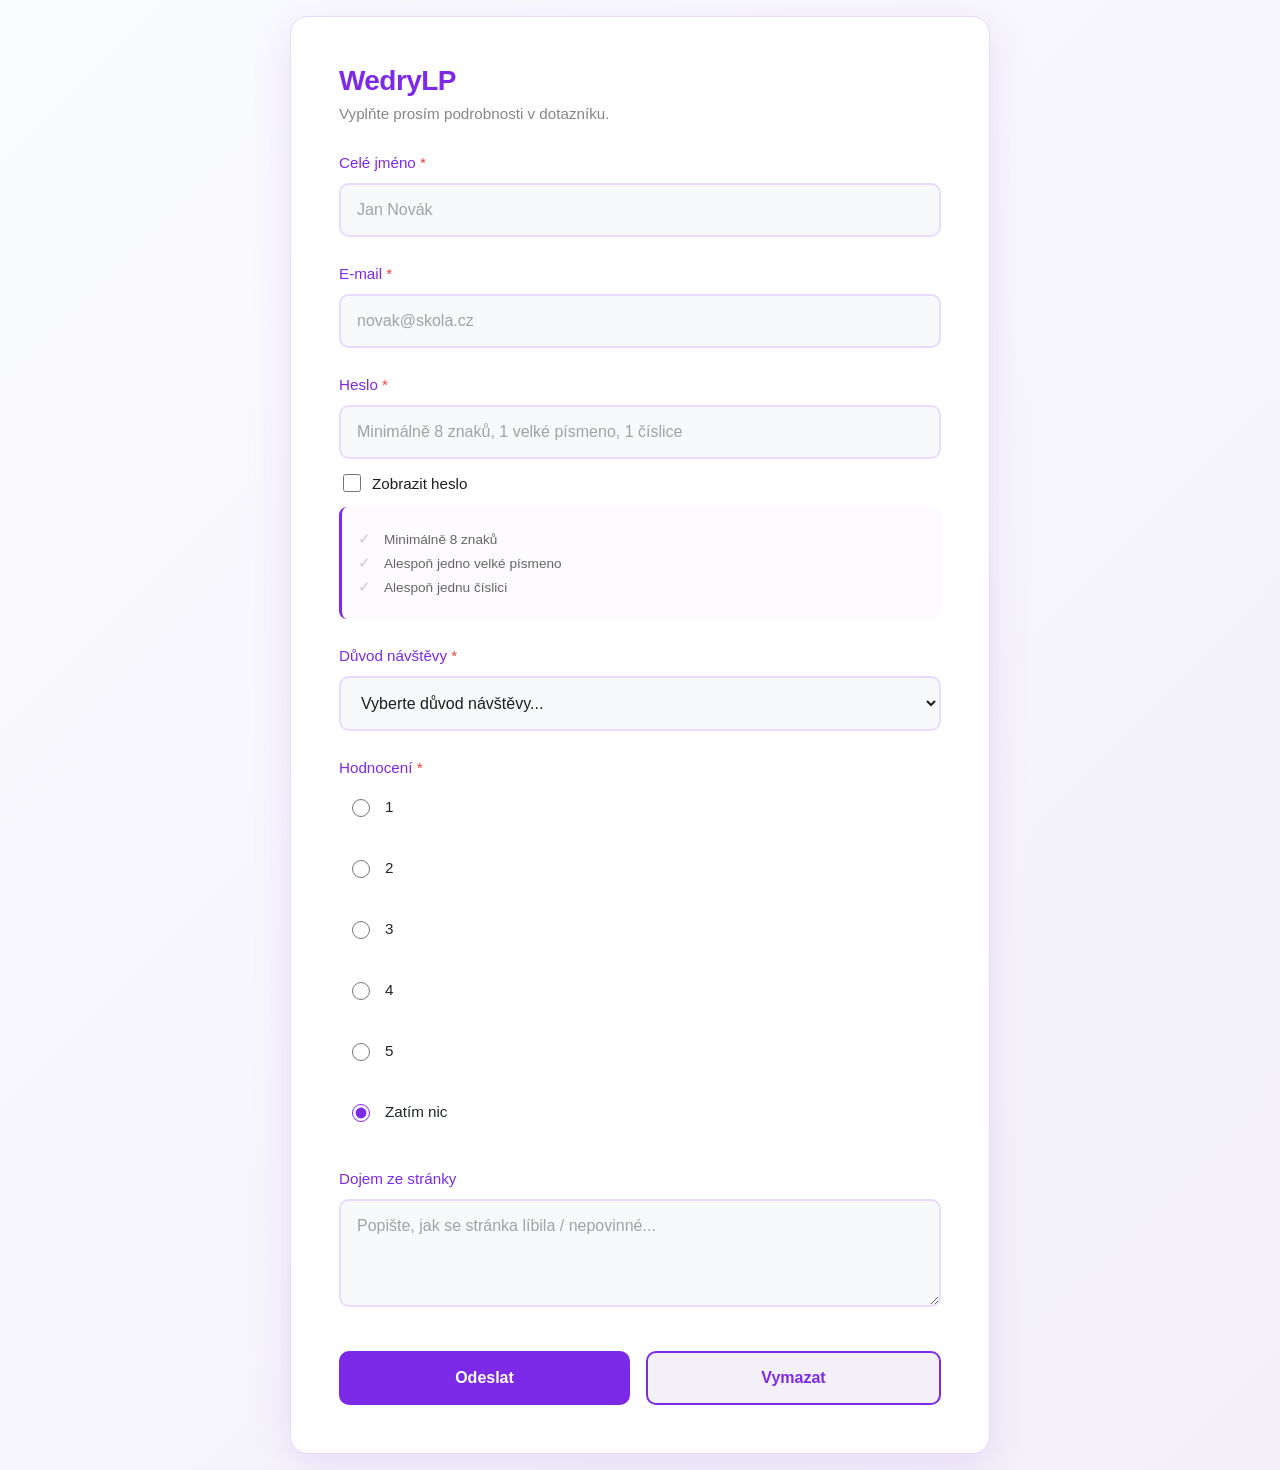
<file: index.html>
<!DOCTYPE html>
<html lang="cs">
<head>
    <meta charset="UTF-8">
    <meta name="viewport" content="width=device-width, initial-scale=1.0">
    <title>WedryLP - Kontaktní formulář</title>
    <link rel="stylesheet" href="styleFormular.css">
</head>
<body>
    <div class="container">
        <div class="card">
            <div class="header">
                <h1>WedryLP</h1>
                <p>Vyplňte prosím podrobnosti v dotazníku.</p>
            </div>

            <form action="#" method="post" id="faultForm" target="submitFrame">
                <div class="form-group">
                    <label for="name">Celé jméno <span class="required">*</span></label>
                    <input type="text" id="name" name="jmeno" placeholder="Jan Novák" required minlength="3">
                </div>

                <div class="form-group">
                    <label for="email">E-mail <span class="required">*</span></label>
                    <input type="email" id="email" name="email" placeholder="novak@skola.cz" required>
                </div>

                <div class="form-group">
                    <label for="password">Heslo <span class="required">*</span></label>
                    <input type="password" id="password" name="heslo" placeholder="Minimálně 8 znaků, 1 velké písmeno, 1 číslice" required>
                    <label class="checkbox-show-password">
                        <input type="checkbox" id="showPassword">
                        <span>Zobrazit heslo</span>
                    </label>
                    <div class="password-requirements">
                        <p class="requirement" id="req-length"><span class="check-icon">✓</span> Minimálně 8 znaků</p>
                        <p class="requirement" id="req-uppercase"><span class="check-icon">✓</span> Alespoň jedno velké písmeno</p>
                        <p class="requirement" id="req-number"><span class="check-icon">✓</span> Alespoň jednu číslici</p>
                    </div>
                </div>

                <div class="form-group">
                    <label for="room">Důvod návštěvy <span class="required">*</span></label>
                    <select id="room" name="mistnost" required>
                        <option value="" disabled selected>Vyberte důvod návštěvy...</option>
                        <option value="U1">Fanoušek</option>
                        <option value="U2">Jsem tu poprvé</option>
                        <option value="L1">Získávám informace</option>
                    </select>
                </div>

                <div class="form-group">
                    <label class="group-label">Hodnocení <span class="required">*</span></label>
                    <div class="radio-group">
                        <label><input type="radio" name="priorita" value="Nizka"> 1</label>
                        <label><input type="radio" name="priorita" value="Stredni"> 2</label>
                        <label><input type="radio" name="priorita" value="Vysoka"> 3</label>
                        <label><input type="radio" name="priorita" value="Vysoka"> 4</label>
                        <label><input type="radio" name="priorita" value="Vysoka"> 5</label>
                        <label><input type="radio" name="priorita" value="Zatim_nic" checked> Zatím nic</label>
                    </div>
                </div>

                <div class="form-group">
                    <label for="description">Dojem ze stránky</label>
                    <textarea id="description" name="popis" rows="4" placeholder="Popište, jak se stránka líbila / nepovinné..."></textarea>
                </div>

                <div class="buttons-container">
                    <button type="submit" class="submit-button">Odeslat</button>
                    <button type="reset" class="reset-button">Vymazat</button>
                </div>
            </form>
        </div>
    </div>
    
    <iframe name="submitFrame" style="display:none; width:0; height:0; border:0; visibility:hidden;"></iframe>
    
    <script src="scriptFormular.js"></script>
</body>
</html>
</file>
<file: styleFormular.css>
/* ===== FORMULÁŘ - BAREVNÉ SCHÉMA ===== */
:root {
    --primary-purple: #7d2ae8;      /* Hlavní barva - zvářená fialova */
    --primary-purple-dark: #5f1bb8; /* Tmavší odstín pro hover efekty */
    --primary-purple-light: #e8dbfc; /* Světlá fialova pro pozadí */
    color-scheme: light;
    color: #111111;
    background: #ffffff;
    font-family: -apple-system, BlinkMacSystemFont, 'Segoe UI', 'Helvetica Neue', sans-serif;
}

* { box-sizing: border-box; }

body {
    margin: 0;
    min-height: 100vh;
    display: flex;
    flex-direction: column;
    align-items: center;
    justify-content: center;
    padding: 1rem;
    background: linear-gradient(135deg, #fafbff 0%, #f3f0f8 100%);
}

/* Navigační lišta */
.top-bar {
    position: fixed;
    top: 0;
    left: 0;
    width: 100%;
    background: rgba(255, 255, 255, 0.96);
    border-bottom: 1px solid #e8dbfc;
    box-shadow: 0 4px 20px rgba(0, 0, 0, 0.05);
    z-index: 1000;
}

.nav-container {
    max-width: 1200px;
    margin: 0 auto;
    padding: 12px 20px;
    display: flex;
    align-items: center;
    justify-content: space-between;
}

.nav-logo-group {
    display: flex;
    align-items: center;
    gap: 12px;
}

.top-bar img {
    height: 36px;
    width: 36px;
    border-radius: 8px;
}

.brand-name {
    font-family: 'Poppins', sans-serif;
    font-weight: 700;
    color: var(--primary-purple);
    text-decoration: none;
    font-size: 1.2rem;
}

.nav-links {
    display: flex;
    gap: 20px;
    list-style: none;
    margin: 0;
    padding: 0;
}

.nav-links a {
    color: #212529;
    text-decoration: none;
    font-weight: 500;
    font-size: 0.95rem;
    transition: color 0.2s ease;
}

.nav-links a:hover {
    color: var(--primary-purple);
}

.hamburger-btn {
    display: none;
    background: transparent;
    border: none;
    cursor: pointer;
    padding: 8px;
    color: var(--primary-purple);
    transition: all 0.3s ease;
}

.hamburger-icon {
    width: 28px;
    height: 28px;
}

.hamburger-btn:hover {
    transform: scale(1.1);
}

/* Struktura karty formuláře */
.container {
    width: 100%;
    max-width: 700px;
}

.card {
    background: #ffffff;
    border-radius: 18px;
    box-shadow: 0 10px 40px rgba(125, 42, 232, 0.12);
    padding: 3rem;
    border: 1px solid #e8dbfc;
}

.header {
    margin-bottom: 2rem;
    text-align: left;
}

h1 {
    margin: 0;
    font-size: 1.75rem;
    font-weight: 700;
    color: var(--primary-purple);
    letter-spacing: -0.02em;
}

p {
    margin: 0.5rem 0 0 0;
    color: #86868b;
    font-size: 0.95rem;
    font-weight: 400;
}

.form-group {
    margin-bottom: 1.75rem;
}

label {
    display: block;
    margin-bottom: 0.75rem;
    font-weight: 500;
    color: var(--primary-purple);
    font-size: 0.95rem;
}

.required {
    color: #ef4444;
}

input[type="text"],
input[type="email"],
input[type="password"],
select,
textarea {
    width: 100%;
    padding: 1rem;
    border: 2px solid #e8dbfc;
    border-radius: 10px;
    background: #f8f9fa;
    font-size: 1rem;
    font-family: inherit;
    transition: all 0.15s ease;
    color: #1d1d1f;
}

input[type="text"]::placeholder,
input[type="email"]::placeholder,
input[type="password"]::placeholder,
textarea::placeholder {
    color: #a1a1a6;
}

input:focus,
select:focus,
textarea:focus {
    outline: none;
    border-color: var(--primary-purple);
    background: #ffffff;
    box-shadow: 0 0 0 3px rgba(125, 42, 232, 0.1);
}

/* Zobrazení hesla a požadavky */
.checkbox-show-password {
    display: flex;
    align-items: center;
    gap: 0.5rem;
    margin-top: 0.75rem;
    cursor: pointer;
    font-weight: 400;
    color: #1d1d1f;
    font-size: 0.95rem;
    user-select: none;
}

.checkbox-show-password input[type="checkbox"] {
    width: 18px;
    height: 18px;
    cursor: pointer;
    accent-color: var(--primary-purple);
}

.password-requirements {
    margin-top: 0.75rem;
    padding: 1rem;
    background: #fdfbff;
    border-radius: 8px;
    border-left: 3px solid var(--primary-purple);
    box-shadow: inset 0 0 4px rgba(0,0,0,0.02);
}

.requirement {
    margin: 0.5rem 0;
    font-size: 0.85rem;
    color: #666;
    display: flex;
    align-items: center;
    gap: 0.5rem;
    transition: color 0.15s ease;
}

.check-icon {
    display: inline-block;
    width: 18px;
    color: #d5d5d7;
    font-weight: bold;
}

.requirement.valid { color: #34c759; }
.requirement.valid .check-icon { color: #34c759; }
.requirement.invalid { color: #ef4444; }
.requirement.invalid .check-icon { color: #ef4444; }

/* Třídy pro live validaci z JS */
input.valid, textarea.valid, select.valid {
    border-color: #34c759;
    background-color: #f0fdf4;
}

input.valid:focus, textarea.valid:focus, select.valid:focus {
    box-shadow: 0 0 0 3px rgba(52, 199, 89, 0.1);
}

input.invalid, textarea.invalid, select.invalid {
    border-color: #ef4444;
    background-color: #fef2f2;
}

input.invalid:focus, textarea.invalid:focus, select.invalid:focus {
    box-shadow: 0 0 0 3px rgba(239, 68, 68, 0.1);
}

/* Radio buttony */
.radio-group {
    display: flex;
    flex-direction: column;
    gap: 0.75rem;
}

.radio-group label {
    display: flex;
    align-items: center;
    gap: 0.75rem;
    font-weight: 400;
    color: #212529;
    cursor: pointer;
    padding: 0.5rem;
    border-radius: 8px;
    transition: background 0.15s ease;
}

.radio-group label:hover {
    background: #f3f0f8;
}

.radio-group input[type="radio"] {
    width: 18px;
    height: 18px;
    cursor: pointer;
    accent-color: var(--primary-purple);
}

/* Tlačítka */
.buttons-container {
    display: flex;
    gap: 1rem;
    margin-top: 2.5rem;
}

.submit-button, .reset-button {
    flex: 1;
    padding: 1rem;
    border: none;
    border-radius: 10px;
    font-size: 1rem;
    font-weight: 600;
    cursor: pointer;
    transition: all 0.2s ease;
}

.submit-button {
    background: var(--primary-purple);
    color: white;
}

.submit-button:hover {
    background: var(--primary-purple-dark);
    transform: translateY(-2px);
    box-shadow: 0 8px 25px rgba(125, 42, 232, 0.3);
}

.submit-button:active {
    transform: translateY(0);
}

.reset-button {
    background: #f3f0f8;
    color: var(--primary-purple);
    border: 2px solid var(--primary-purple);
}

.reset-button:hover {
    background: var(--primary-purple-light);
    box-shadow: 0 4px 12px rgba(125, 42, 232, 0.1);
}

/* Responzivita (Mobilní zobrazení) */
@media (max-width: 768px) {
    .hamburger-btn {
        display: flex;
        align-items: center;
        justify-content: center;
    }

    .nav-links {
        display: none;
        flex-direction: column;
        position: absolute;
        right: 16px;
        top: calc(100% + 8px);
        left: 16px;
        background: #ffffff;
        padding: 20px;
        border-radius: 12px;
        border: 1px solid #e8dbfc;
        box-shadow: 0 12px 28px rgba(0, 0, 0, 0.12);
        gap: 8px;
        z-index: 999;
    }

    .nav-links.active {
        display: flex !important;
    }

    .nav-links li {
        width: 100%;
    }

    .nav-links a {
        display: block;
        padding: 12px 16px;
        border-radius: 8px;
    }

    .nav-links a:hover {
        background: rgba(125, 42, 232, 0.08);
    }

    .card {
        padding: 1.5rem;
        border-radius: 16px;
    }

    h1 {
        font-size: 1.5rem;
    }

    .buttons-container {
        flex-direction: column;
        gap: 0.75rem;
        margin-top: 2rem;
    }
}
</file>
